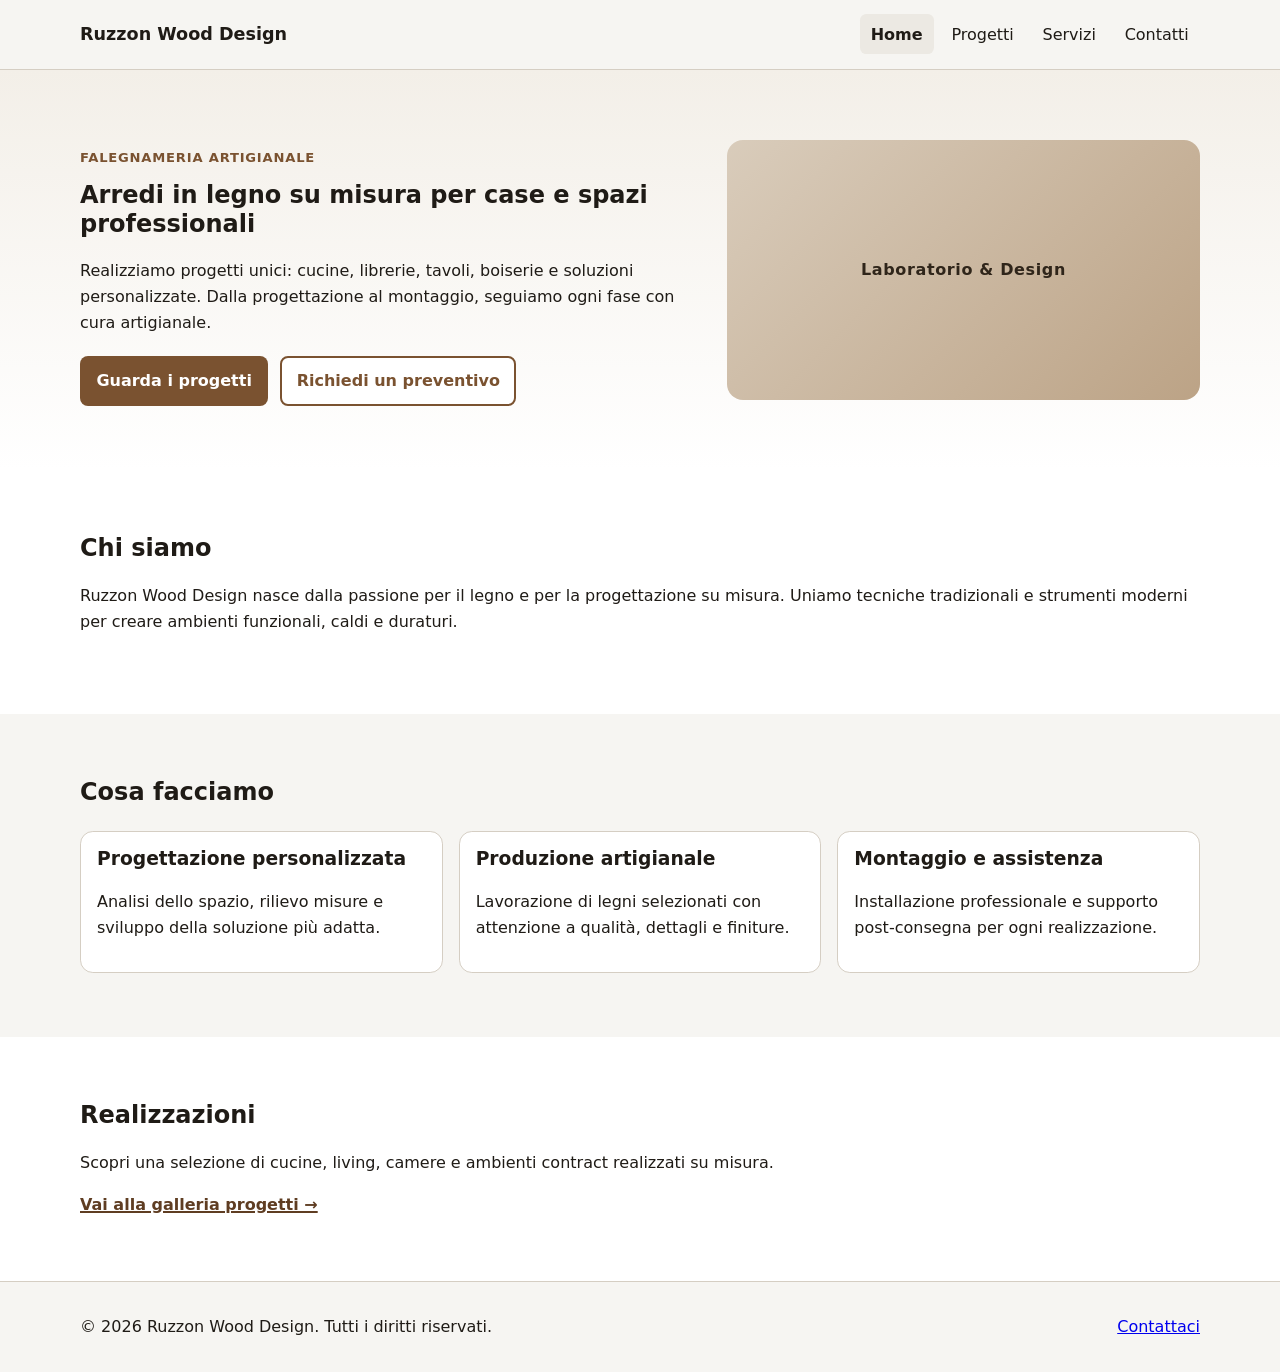
<file: index.html>
<!DOCTYPE html>
<html lang="it">
  <head>
    <meta charset="UTF-8" />
    <meta name="viewport" content="width=device-width, initial-scale=1.0" />
    <meta
      name="description"
      content="Ruzzon Wood Design - progettazione e realizzazione di arredi su misura in legno."
    />
    <title>Ruzzon Wood Design | Home</title>
    <link rel="stylesheet" href="assets/css/style.css" />
    <script defer src="assets/js/main.js"></script>
  </head>
  <body>
    <a class="skip-link" href="#contenuto-principale">Salta al contenuto principale</a>

    <header class="site-header">
      <div class="container header-content">
        <a class="logo" href="index.html" aria-label="Ruzzon Wood Design - vai alla home">
          Ruzzon Wood Design
        </a>
        <button class="menu-toggle" type="button" aria-controls="nav-principale" aria-expanded="false">
          Menu
        </button>
        <nav id="nav-principale" class="main-nav" aria-label="Navigazione principale">
          <ul>
            <li><a aria-current="page" href="index.html">Home</a></li>
            <li><a href="pages/shop.html">Progetti</a></li>
            <li><a href="pages/login.html">Servizi</a></li>
            <li><a href="pages/register.html">Contatti</a></li>
          </ul>
        </nav>
      </div>
    </header>

    <main id="contenuto-principale">
      <section class="hero" aria-labelledby="hero-title">
        <div class="container hero-grid">
          <div>
            <p class="eyebrow">Falegnameria artigianale</p>
            <h1 id="hero-title">Arredi in legno su misura per case e spazi professionali</h1>
            <p>
              Realizziamo progetti unici: cucine, librerie, tavoli, boiserie e soluzioni personalizzate.
              Dalla progettazione al montaggio, seguiamo ogni fase con cura artigianale.
            </p>
            <div class="hero-actions">
              <a class="button primary" href="pages/shop.html">Guarda i progetti</a>
              <a class="button secondary" href="pages/register.html">Richiedi un preventivo</a>
            </div>
          </div>
          <div class="hero-media" aria-hidden="true">
            <div class="media-placeholder">Laboratorio & Design</div>
          </div>
        </div>
      </section>

      <section class="section" aria-labelledby="about-title">
        <div class="container">
          <h2 id="about-title">Chi siamo</h2>
          <p>
            Ruzzon Wood Design nasce dalla passione per il legno e per la progettazione su misura.
            Uniamo tecniche tradizionali e strumenti moderni per creare ambienti funzionali, caldi e
            duraturi.
          </p>
        </div>
      </section>

      <section class="section section-alt" aria-labelledby="services-title">
        <div class="container">
          <h2 id="services-title">Cosa facciamo</h2>
          <div class="card-grid">
            <article class="card">
              <h3>Progettazione personalizzata</h3>
              <p>Analisi dello spazio, rilievo misure e sviluppo della soluzione più adatta.</p>
            </article>
            <article class="card">
              <h3>Produzione artigianale</h3>
              <p>Lavorazione di legni selezionati con attenzione a qualità, dettagli e finiture.</p>
            </article>
            <article class="card">
              <h3>Montaggio e assistenza</h3>
              <p>Installazione professionale e supporto post-consegna per ogni realizzazione.</p>
            </article>
          </div>
        </div>
      </section>

      <section class="section" aria-labelledby="projects-title">
        <div class="container">
          <h2 id="projects-title">Realizzazioni</h2>
          <p>Scopri una selezione di cucine, living, camere e ambienti contract realizzati su misura.</p>
          <a class="text-link" href="pages/shop.html">Vai alla galleria progetti →</a>
        </div>
      </section>
    </main>

    <footer class="site-footer">
      <div class="container footer-content">
        <p>&copy; 2026 Ruzzon Wood Design. Tutti i diritti riservati.</p>
        <a href="pages/register.html">Contattaci</a>
      </div>
    </footer>
  </body>
</html>
</file>
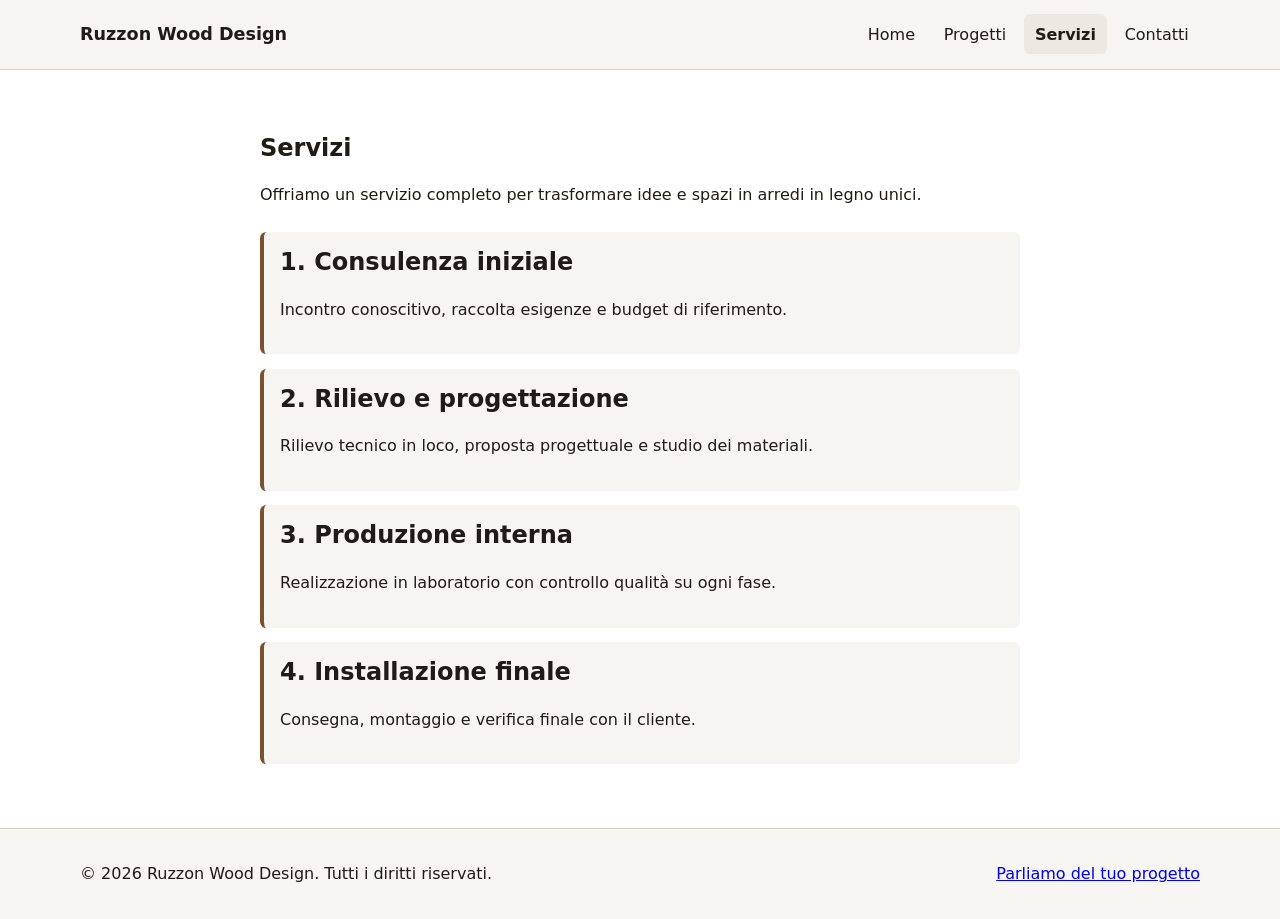
<file: pages/login.html>
<!DOCTYPE html>
<html lang="it">
  <head>
    <meta charset="UTF-8" />
    <meta name="viewport" content="width=device-width, initial-scale=1.0" />
    <meta name="description" content="Servizi di progettazione e falegnameria Ruzzon Wood Design." />
    <title>Ruzzon Wood Design | Servizi</title>
    <link rel="stylesheet" href="../assets/css/style.css" />
    <script defer src="../assets/js/main.js"></script>
  </head>
  <body>
    <a class="skip-link" href="#contenuto-principale">Salta al contenuto principale</a>

    <header class="site-header">
      <div class="container header-content">
        <a class="logo" href="../index.html" aria-label="Ruzzon Wood Design - vai alla home">
          Ruzzon Wood Design
        </a>
        <button class="menu-toggle" type="button" aria-controls="nav-principale" aria-expanded="false">Menu</button>
        <nav id="nav-principale" class="main-nav" aria-label="Navigazione principale">
          <ul>
            <li><a href="../index.html">Home</a></li>
            <li><a href="shop.html">Progetti</a></li>
            <li><a aria-current="page" href="login.html">Servizi</a></li>
            <li><a href="register.html">Contatti</a></li>
          </ul>
        </nav>
      </div>
    </header>

    <main id="contenuto-principale">
      <section class="section" aria-labelledby="services-page-title">
        <div class="container narrow">
          <h1 id="services-page-title">Servizi</h1>
          <p>
            Offriamo un servizio completo per trasformare idee e spazi in arredi in legno unici.
          </p>

          <div class="service-list">
            <article class="service-item">
              <h2>1. Consulenza iniziale</h2>
              <p>Incontro conoscitivo, raccolta esigenze e budget di riferimento.</p>
            </article>
            <article class="service-item">
              <h2>2. Rilievo e progettazione</h2>
              <p>Rilievo tecnico in loco, proposta progettuale e studio dei materiali.</p>
            </article>
            <article class="service-item">
              <h2>3. Produzione interna</h2>
              <p>Realizzazione in laboratorio con controllo qualità su ogni fase.</p>
            </article>
            <article class="service-item">
              <h2>4. Installazione finale</h2>
              <p>Consegna, montaggio e verifica finale con il cliente.</p>
            </article>
          </div>
        </div>
      </section>
    </main>

    <footer class="site-footer">
      <div class="container footer-content">
        <p>&copy; 2026 Ruzzon Wood Design. Tutti i diritti riservati.</p>
        <a href="register.html">Parliamo del tuo progetto</a>
      </div>
    </footer>
  </body>
</html>
</file>
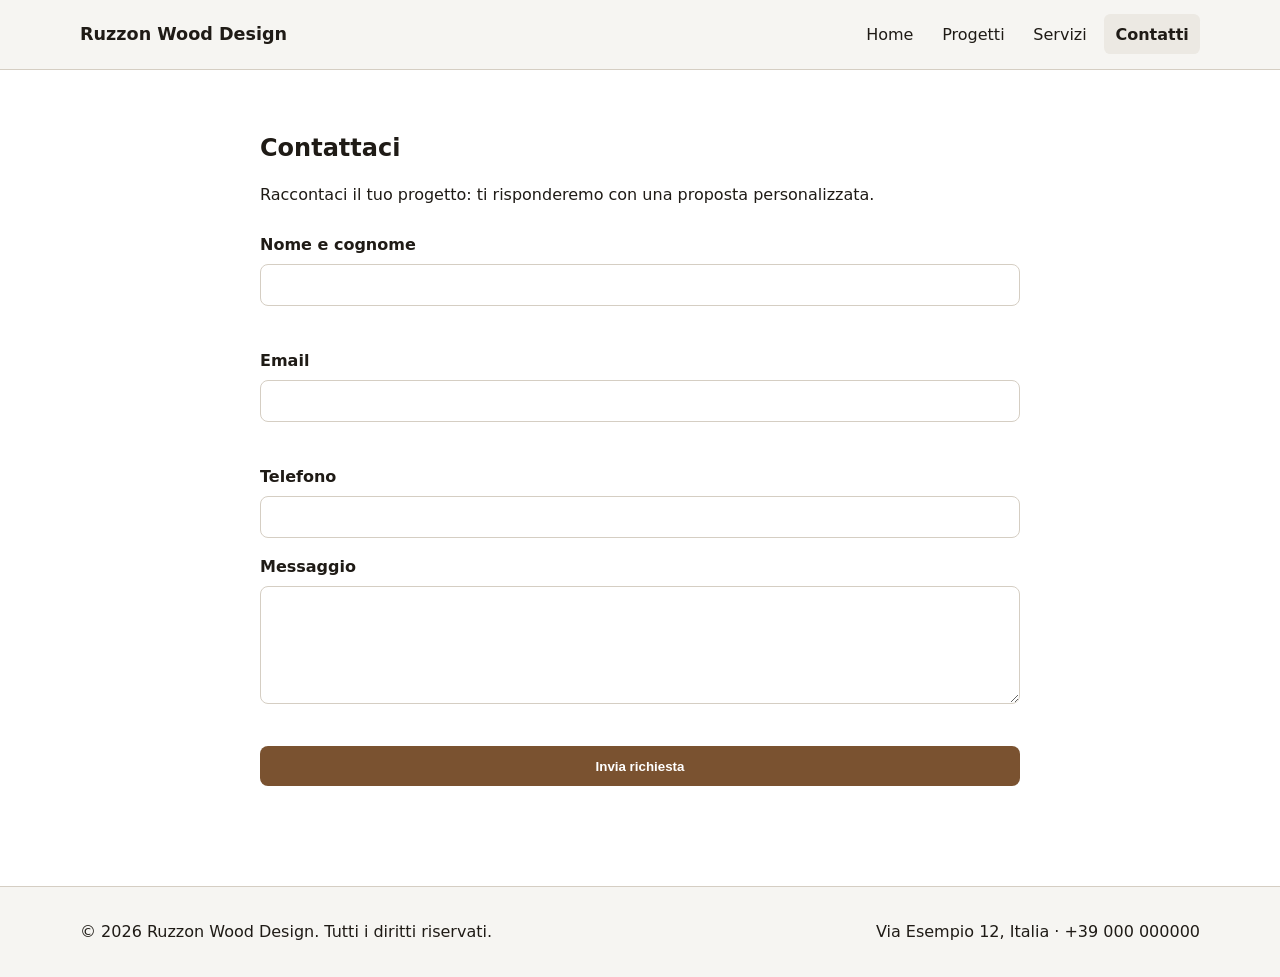
<file: pages/register.html>
<!DOCTYPE html>
<html lang="it">
  <head>
    <meta charset="UTF-8" />
    <meta name="viewport" content="width=device-width, initial-scale=1.0" />
    <meta name="description" content="Contatta Ruzzon Wood Design." />
    <title>Ruzzon Wood Design | Contatti</title>
    <link rel="stylesheet" href="../assets/css/style.css" />
    <script defer src="../assets/js/auth.js"></script>
    <script defer src="../assets/js/main.js"></script>
  </head>
  <body>
    <a class="skip-link" href="#contenuto-principale">Salta al contenuto principale</a>

    <header class="site-header">
      <div class="container header-content">
        <a class="logo" href="../index.html" aria-label="Ruzzon Wood Design - vai alla home">
          Ruzzon Wood Design
        </a>
        <button class="menu-toggle" type="button" aria-controls="nav-principale" aria-expanded="false">Menu</button>
        <nav id="nav-principale" class="main-nav" aria-label="Navigazione principale">
          <ul>
            <li><a href="../index.html">Home</a></li>
            <li><a href="shop.html">Progetti</a></li>
            <li><a href="login.html">Servizi</a></li>
            <li><a aria-current="page" href="register.html">Contatti</a></li>
          </ul>
        </nav>
      </div>
    </header>

    <main id="contenuto-principale" class="form-page">
      <section class="container narrow" aria-labelledby="contact-title">
        <h1 id="contact-title">Contattaci</h1>
        <p>Raccontaci il tuo progetto: ti risponderemo con una proposta personalizzata.</p>

        <form id="contact-form" class="auth-form" novalidate>
          <div class="form-group">
            <label for="contact-name">Nome e cognome</label>
            <input id="contact-name" name="name" type="text" autocomplete="name" required />
            <p id="contact-name-error" class="error-message" aria-live="polite"></p>
          </div>

          <div class="form-group">
            <label for="contact-email">Email</label>
            <input id="contact-email" name="email" type="email" autocomplete="email" required />
            <p id="contact-email-error" class="error-message" aria-live="polite"></p>
          </div>

          <div class="form-group">
            <label for="contact-phone">Telefono</label>
            <input id="contact-phone" name="phone" type="text" autocomplete="tel" />
          </div>

          <div class="form-group">
            <label for="contact-message">Messaggio</label>
            <textarea id="contact-message" name="message" rows="5" required></textarea>
            <p id="contact-message-error" class="error-message" aria-live="polite"></p>
          </div>

          <button type="submit" class="button primary full-width">Invia richiesta</button>
          <p id="contact-status" class="status-message" aria-live="polite"></p>
        </form>
      </section>
    </main>

    <footer class="site-footer">
      <div class="container footer-content">
        <p>&copy; 2026 Ruzzon Wood Design. Tutti i diritti riservati.</p>
        <span>Via Esempio 12, Italia · +39 000 000000</span>
      </div>
    </footer>
  </body>
</html>
</file>
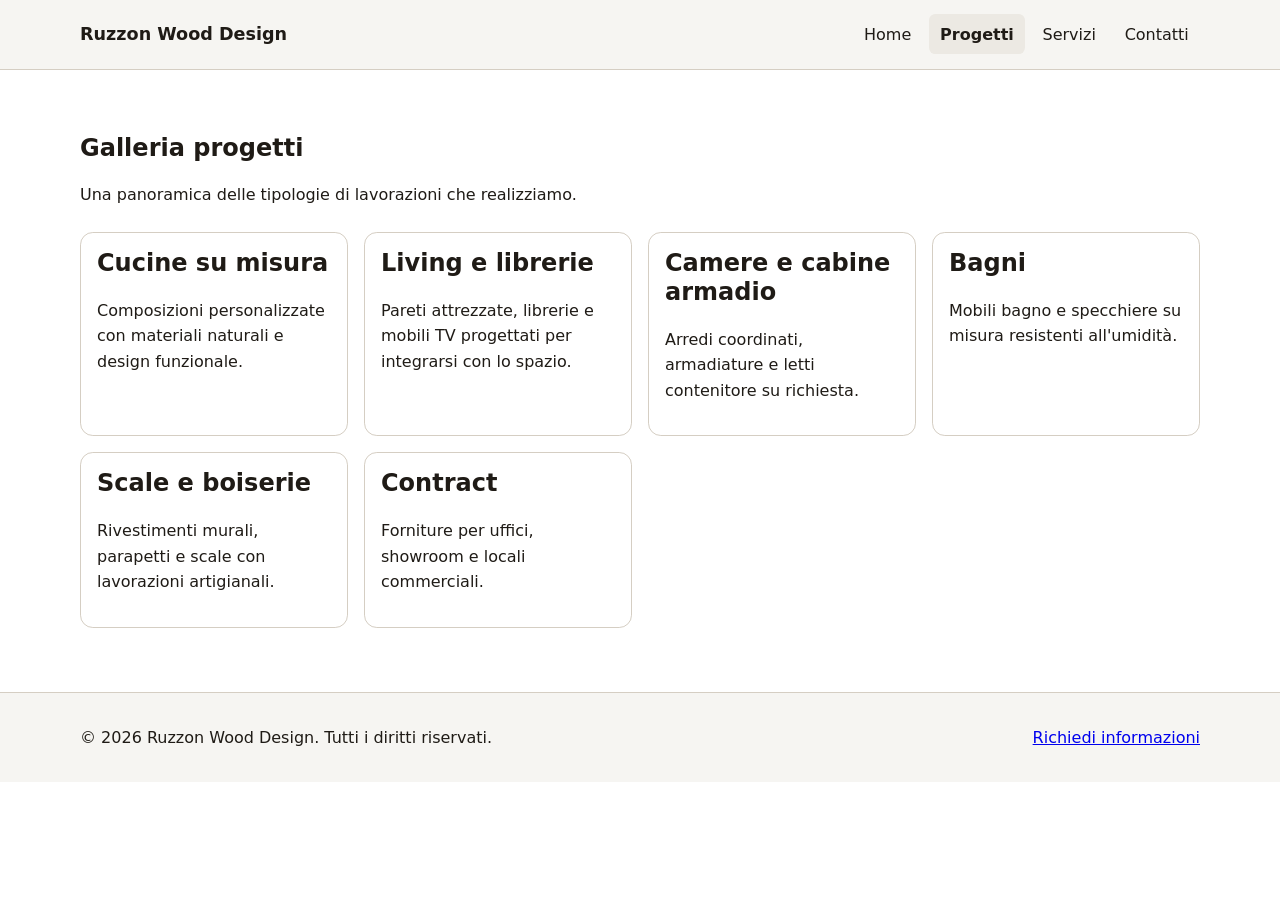
<file: pages/shop.html>
<!DOCTYPE html>
<html lang="it">
  <head>
    <meta charset="UTF-8" />
    <meta name="viewport" content="width=device-width, initial-scale=1.0" />
    <meta name="description" content="Progetti realizzati da Ruzzon Wood Design." />
    <title>Ruzzon Wood Design | Progetti</title>
    <link rel="stylesheet" href="../assets/css/style.css" />
    <script defer src="../assets/js/main.js"></script>
  </head>
  <body>
    <a class="skip-link" href="#contenuto-principale">Salta al contenuto principale</a>

    <header class="site-header">
      <div class="container header-content">
        <a class="logo" href="../index.html" aria-label="Ruzzon Wood Design - vai alla home">
          Ruzzon Wood Design
        </a>
        <button class="menu-toggle" type="button" aria-controls="nav-principale" aria-expanded="false">Menu</button>
        <nav id="nav-principale" class="main-nav" aria-label="Navigazione principale">
          <ul>
            <li><a href="../index.html">Home</a></li>
            <li><a aria-current="page" href="shop.html">Progetti</a></li>
            <li><a href="login.html">Servizi</a></li>
            <li><a href="register.html">Contatti</a></li>
          </ul>
        </nav>
      </div>
    </header>

    <main id="contenuto-principale">
      <section class="section" aria-labelledby="projects-page-title">
        <div class="container">
          <h1 id="projects-page-title">Galleria progetti</h1>
          <p>Una panoramica delle tipologie di lavorazioni che realizziamo.</p>

          <div class="card-grid">
            <article class="card" aria-label="Cucina su misura">
              <h2>Cucine su misura</h2>
              <p>Composizioni personalizzate con materiali naturali e design funzionale.</p>
            </article>
            <article class="card" aria-label="Living e librerie">
              <h2>Living e librerie</h2>
              <p>Pareti attrezzate, librerie e mobili TV progettati per integrarsi con lo spazio.</p>
            </article>
            <article class="card" aria-label="Camere e cabine armadio">
              <h2>Camere e cabine armadio</h2>
              <p>Arredi coordinati, armadiature e letti contenitore su richiesta.</p>
            </article>
            <article class="card" aria-label="Bagni in legno">
              <h2>Bagni</h2>
              <p>Mobili bagno e specchiere su misura resistenti all'umidità.</p>
            </article>
            <article class="card" aria-label="Scale e boiserie">
              <h2>Scale e boiserie</h2>
              <p>Rivestimenti murali, parapetti e scale con lavorazioni artigianali.</p>
            </article>
            <article class="card" aria-label="Contract">
              <h2>Contract</h2>
              <p>Forniture per uffici, showroom e locali commerciali.</p>
            </article>
          </div>
        </div>
      </section>
    </main>

    <footer class="site-footer">
      <div class="container footer-content">
        <p>&copy; 2026 Ruzzon Wood Design. Tutti i diritti riservati.</p>
        <a href="register.html">Richiedi informazioni</a>
      </div>
    </footer>
  </body>
</html>
</file>
<file: assets/css/style.css>
:root {
  --bg: #fff;
  --surface: #f6f5f2;
  --surface-dark: #ece9e3;
  --text: #1f1b16;
  --muted: #5e554a;
  --primary: #7a5230;
  --primary-dark: #5f3d22;
  --focus: #f3b95f;
  --error: #b42318;
  --success: #027a48;
  --border: #d5cec3;
}

* { box-sizing: border-box; }

body {
  margin: 0;
  font-family: "Inter", system-ui, -apple-system, Segoe UI, Roboto, sans-serif;
  line-height: 1.6;
  color: var(--text);
  background: var(--bg);
}

.container { width: min(100% - 2rem, 1120px); margin: 0 auto; }
.narrow { width: min(100% - 2rem, 760px); }

.skip-link {
  position: absolute;
  left: 1rem;
  top: -100%;
  background: var(--text);
  color: #fff;
  padding: 0.75rem 1rem;
  border-radius: 0.5rem;
  z-index: 1000;
}
.skip-link:focus { top: 1rem; }

.site-header {
  border-bottom: 1px solid var(--border);
  background: var(--surface);
  position: sticky;
  top: 0;
  z-index: 5;
}

.header-content {
  display: flex;
  align-items: center;
  justify-content: space-between;
  gap: 1rem;
  padding: 0.9rem 0;
}

.logo {
  font-size: 1.1rem;
  font-weight: 700;
  color: var(--text);
  text-decoration: none;
}

.main-nav ul {
  display: flex;
  list-style: none;
  gap: 0.4rem;
  margin: 0;
  padding: 0;
}

.main-nav a {
  display: inline-block;
  text-decoration: none;
  color: var(--text);
  padding: 0.45rem 0.7rem;
  border-radius: 0.4rem;
}

.main-nav a[aria-current="page"] {
  background: var(--surface-dark);
  font-weight: 600;
}

.hero,
.section,
.form-page { padding: 4rem 0; }

.hero {
  background: linear-gradient(180deg, #f3efe8, #fff);
}

.hero-grid {
  display: grid;
  grid-template-columns: 1.3fr 1fr;
  gap: 2rem;
  align-items: center;
}

.hero-media { min-height: 260px; }

.media-placeholder {
  min-height: 260px;
  display: grid;
  place-items: center;
  background: linear-gradient(135deg, #d9ccbb, #bca386);
  border-radius: 1rem;
  color: #2f251a;
  font-weight: 600;
  letter-spacing: 0.04em;
}

.section-alt { background: var(--surface); }

.eyebrow {
  color: var(--primary);
  font-size: 0.82rem;
  font-weight: 700;
  letter-spacing: 0.06em;
  text-transform: uppercase;
}

h1, h2, h3 { line-height: 1.2; margin-top: 0; }

.card-grid {
  display: grid;
  grid-template-columns: repeat(auto-fit, minmax(220px, 1fr));
  gap: 1rem;
  margin-top: 1.5rem;
}

.card {
  border: 1px solid var(--border);
  border-radius: 0.8rem;
  padding: 1rem;
  background: #fff;
}

.service-list { display: grid; gap: 0.9rem; margin-top: 1.5rem; }
.service-item {
  border-left: 4px solid var(--primary);
  background: var(--surface);
  padding: 1rem;
  border-radius: 0.4rem;
}

.hero-actions {
  display: flex;
  flex-wrap: wrap;
  gap: 0.75rem;
  margin-top: 1.3rem;
}

.button {
  border: 2px solid transparent;
  border-radius: 0.5rem;
  padding: 0.65rem 0.9rem;
  font-weight: 600;
  text-decoration: none;
  display: inline-block;
}
.button.primary { background: var(--primary); color: #fff; }
.button.primary:hover { background: var(--primary-dark); }
.button.secondary { border-color: var(--primary); color: var(--primary); background: #fff; }
.full-width { width: 100%; }
.text-link { color: var(--primary-dark); font-weight: 600; text-decoration-thickness: 2px; }

.auth-form { margin-top: 1.5rem; display: grid; gap: 1rem; }
.form-group { display: grid; gap: 0.4rem; }
label { font-weight: 600; }

input[type="text"],
input[type="email"],
textarea {
  width: 100%;
  border: 1px solid var(--border);
  border-radius: 0.5rem;
  padding: 0.65rem 0.8rem;
  font-size: 1rem;
  font-family: inherit;
}

.error-message { min-height: 1.25rem; margin: 0; color: var(--error); }
.status-message { min-height: 1.25rem; font-weight: 600; margin: 0; }
.status-message.success { color: var(--success); }
.status-message.error { color: var(--error); }

.site-footer {
  border-top: 1px solid var(--border);
  background: var(--surface);
  padding: 1rem 0;
}

.footer-content {
  display: flex;
  justify-content: space-between;
  align-items: center;
  gap: 1rem;
  flex-wrap: wrap;
}

.menu-toggle {
  display: none;
  border: 1px solid var(--border);
  border-radius: 0.5rem;
  background: #fff;
  padding: 0.5rem 0.8rem;
  font-size: 1rem;
}

a:focus-visible,
button:focus-visible,
input:focus-visible,
textarea:focus-visible {
  outline: 3px solid var(--focus);
  outline-offset: 2px;
}

@media (max-width: 840px) {
  .hero-grid { grid-template-columns: 1fr; }
}

@media (max-width: 760px) {
  .menu-toggle { display: inline-block; }
  .main-nav { display: none; width: 100%; }
  .main-nav.open { display: block; }
  .main-nav ul { flex-direction: column; padding-top: 0.75rem; }
  .header-content { flex-wrap: wrap; }
}
</file>
